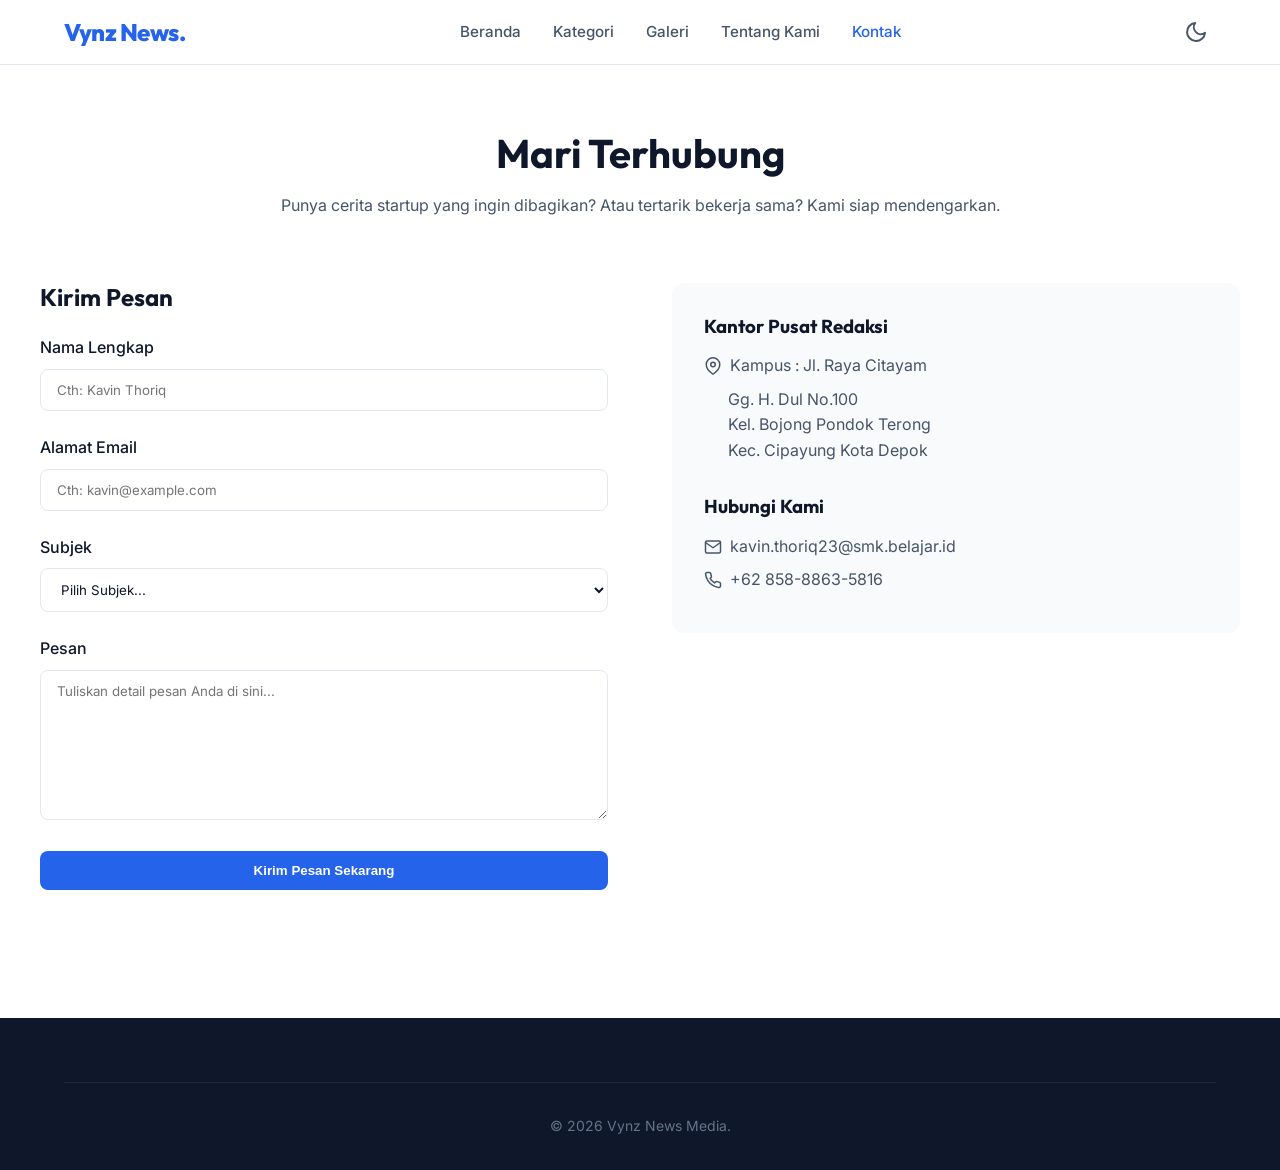
<file: kontak.html>
<!DOCTYPE html>
<html lang="id">

<head>
    <meta charset="UTF-8">
    <meta name="viewport" content="width=device-width, initial-scale=1.0">
    <meta name="description"
        content="Hubungi tim redaksi Vynz News untuk kerja sama, liputan, atau kirimkan opini Anda.">
    <title>Kontak Kami | Vynz News</title>
    <link href="https://fonts.googleapis.com/css2?family=Inter:wght@400;500;600&family=Outfit:wght@700;800&display=swap"
        rel="stylesheet">
    <link rel="stylesheet" href="style.css">
</head>

<body>
    <nav class="navbar">
        <div class="container"><a href="index.html" class="nav-brand">Vynz News.</a>
            <div class="nav-links"><a href="index.html">Beranda</a><a href="kategori.html">Kategori</a><a
                    href="galeri.html">Galeri</a><a href="tentang.html">Tentang Kami</a><a href="kontak.html"
                    class="active">Kontak</a></div>
            <div class="nav-controls"><button id="theme-toggle" class="theme-toggle"
                    aria-label="Toggle Dark Mode"></button><button class="mobile-menu-btn" aria-label="Menu"><svg
                        xmlns="http://www.w3.org/2000/svg" width="24" height="24" viewBox="0 0 24 24" fill="none"
                        stroke="currentColor" stroke-width="2" stroke-linecap="round" stroke-linejoin="round">
                        <line x1="3" y1="12" x2="21" y2="12"></line>
                        <line x1="3" y1="6" x2="21" y2="6"></line>
                        <line x1="3" y1="18" x2="21" y2="18"></line>
                    </svg></button></div>
        </div>
    </nav>
    <main class="container section">
        <header style="text-align:center; margin-bottom: 4rem;">
            <h1 style="font-size: 2.5rem; margin-bottom:1rem;">Mari Terhubung</h1>
            <p style="color: var(--text-secondary);">Punya cerita startup yang ingin dibagikan? Atau tertarik bekerja
                sama? Kami siap mendengarkan.</p>
        </header>

        <div class="contact-grid">
            <!-- Contact Form -->
            <div>
                <h2 style="margin-bottom: 1.5rem;">Kirim Pesan</h2>
                <form action="#" method="POST"
                    onsubmit="event.preventDefault(); alert('Pesan Anda berhasil dikirim! Tim kami akan segera merespon.');">
                    <div class="form-group">
                        <label for="name" class="form-label">Nama Lengkap</label>
                        <input type="text" id="name" class="form-control" required placeholder="Cth: Kavin Thoriq">
                    </div>
                    <div class="form-group">
                        <label for="email" class="form-label">Alamat Email</label>
                        <input type="email" id="email" class="form-control" required
                            placeholder="Cth: kavin@example.com">
                    </div>
                    <div class="form-group">
                        <label for="subject" class="form-label">Subjek</label>
                        <select id="subject" class="form-control" required>
                            <option value="">Pilih Subjek...</option>
                            <option value="redaksi">Kirim Opini / Tips Berita</option>
                            <option value="bisnis">Kerja Sama / Media Partner</option>
                            <option value="umum">Pertanyaan Umum</option>
                        </select>
                    </div>
                    <div class="form-group">
                        <label for="message" class="form-label">Pesan</label>
                        <textarea id="message" class="form-control" required
                            placeholder="Tuliskan detail pesan Anda di sini..."></textarea>
                    </div>
                    <button type="submit" class="btn btn-primary" style="width: 100%;">Kirim Pesan Sekarang</button>
                </form>
            </div>

            <!-- Contact Info -->
            <div>
                <div class="contact-info-card">
                    <h3>Kantor Pusat Redaksi</h3>
                    <p><svg xmlns="http://www.w3.org/2000/svg" width="18" height="18" viewBox="0 0 24 24" fill="none"
                            stroke="currentColor" stroke-width="2" stroke-linecap="round" stroke-linejoin="round">
                            <path d="M21 10c0 7-9 13-9 13s-9-6-9-13a9 9 0 0 1 18 0z"></path>
                            <circle cx="12" cy="10" r="3"></circle>
                        </svg> Kampus : Jl. Raya Citayam</p>
                    <p style="margin-left: 1.5rem; margin-bottom: 1rem;">Gg. H. Dul No.100<br>Kel. Bojong Pondok
                        Terong<br>Kec. Cipayung Kota Depok</p>

                    <h3 style="margin-top: 2rem;">Hubungi Kami</h3>
                    <p><svg xmlns="http://www.w3.org/2000/svg" width="18" height="18" viewBox="0 0 24 24" fill="none"
                            stroke="currentColor" stroke-width="2" stroke-linecap="round" stroke-linejoin="round">
                            <path d="M4 4h16c1.1 0 2 .9 2 2v12c0 1.1-.9 2-2 2H4c-1.1 0-2-.9-2-2V6c0-1.1.9-2 2-2z">
                            </path>
                            <polyline points="22,6 12,13 2,6"></polyline>
                        </svg> kavin.thoriq23@smk.belajar.id</p>
                    <p><svg xmlns="http://www.w3.org/2000/svg" width="18" height="18" viewBox="0 0 24 24" fill="none"
                            stroke="currentColor" stroke-width="2" stroke-linecap="round" stroke-linejoin="round">
                            <path
                                d="M22 16.92v3a2 2 0 0 1-2.18 2 19.79 19.79 0 0 1-8.63-3.07 19.5 19.5 0 0 1-6-6 19.79 19.79 0 0 1-3.07-8.67A2 2 0 0 1 4.11 2h3a2 2 0 0 1 2 1.72 12.84 12.84 0 0 0 .7 2.81 2 2 0 0 1-.45 2.11L8.09 9.91a16 16 0 0 0 6 6l1.27-1.27a2 2 0 0 1 2.11-.45 12.84 12.84 0 0 0 2.81.7A2 2 0 0 1 22 16.92z">
                            </path>
                        </svg> +62 858-8863-5816</p>
                </div>
            </div>
        </div>
    </main>
    <footer class="footer">
        <div class="container">
            <div class="footer-bottom" style="margin-top:0; padding-top:2rem;">&copy; 2026 Vynz News Media.</div>
        </div>
    </footer>
    <script src="script.js"></script>
</body>

</html>
</file>
<file: style.css>
/* ==========================================================================
   Base & Design System
   ========================================================================== */
:root {
  /* Colors - Light Theme */
  --bg-primary: #ffffff;
  --bg-secondary: #f8fafc;
  --bg-tertiary: #f1f5f9;

  --text-primary: #0f172a;
  --text-secondary: #475569;
  --text-tertiary: #64748b;

  --accent-color: #2563eb;
  --accent-hover: #1d4ed8;

  --border-color: #e2e8f0;

  /* Shared Variables */
  --font-primary: 'Inter', system-ui, -apple-system, sans-serif;
  --font-heading: 'Outfit', 'Inter', system-ui, sans-serif;

  --shadow-sm: 0 1px 2px 0 rgb(0 0 0 / 0.05);
  --shadow-md: 0 4px 6px -1px rgb(0 0 0 / 0.1), 0 2px 4px -2px rgb(0 0 0 / 0.1);
  --shadow-lg: 0 10px 15px -3px rgb(0 0 0 / 0.1), 0 4px 6px -4px rgb(0 0 0 / 0.1);

  --radius-sm: 0.375rem;
  --radius-md: 0.5rem;
  --radius-lg: 0.75rem;

  --transition: all 0.3s ease;
}

[data-theme="dark"] {
  /* Colors - Dark Theme */
  --bg-primary: #0f172a;
  --bg-secondary: #1e293b;
  --bg-tertiary: #334155;

  --text-primary: #f8fafc;
  --text-secondary: #cbd5e1;
  --text-tertiary: #94a3b8;

  --accent-color: #3b82f6;
  --accent-hover: #60a5fa;

  --border-color: #334155;

  --shadow-md: 0 4px 6px -1px rgb(0 0 0 / 0.3), 0 2px 4px -2px rgb(0 0 0 / 0.3);
}

/* Reset */
*,
*::before,
*::after {
  box-sizing: border-box;
  margin: 0;
  padding: 0;
}

body {
  font-family: var(--font-primary);
  background-color: var(--bg-primary);
  color: var(--text-primary);
  line-height: 1.6;
  -webkit-font-smoothing: antialiased;
  transition: background-color 0.3s, color 0.3s;
}

h1,
h2,
h3,
h4,
h5,
h6 {
  font-family: var(--font-heading);
  color: var(--text-primary);
  line-height: 1.2;
  font-weight: 700;
}

a {
  color: inherit;
  text-decoration: none;
  transition: var(--transition);
}

img {
  max-width: 100%;
  height: auto;
  display: block;
}

ul {
  list-style: none;
}

/* ==========================================================================
   Layout & Container
   ========================================================================== */
.container {
  width: 100%;
  max-width: 1200px;
  margin: 0 auto;
  padding: 0 1.5rem;
}

/* ==========================================================================
   Navigation
   ========================================================================== */
.navbar {
  position: sticky;
  top: 0;
  background-color: var(--bg-primary);
  border-bottom: 1px solid var(--border-color);
  z-index: 1000;
  transition: background-color 0.3s, border-color 0.3s;
}

.navbar .container {
  display: flex;
  justify-content: space-between;
  align-items: center;
  height: 4rem;
}

.nav-brand {
  font-size: 1.5rem;
  font-weight: 800;
  color: var(--accent-color);
  font-family: var(--font-heading);
  letter-spacing: -0.5px;
}

.nav-links {
  display: flex;
  gap: 2rem;
  align-items: center;
}

.nav-links a {
  font-weight: 500;
  color: var(--text-secondary);
  font-size: 0.95rem;
}

.nav-links a:hover,
.nav-links a.active {
  color: var(--accent-color);
}

.nav-controls {
  display: flex;
  align-items: center;
  gap: 1rem;
}

.theme-toggle {
  background: none;
  border: none;
  color: var(--text-secondary);
  cursor: pointer;
  font-size: 1.25rem;
  padding: 0.5rem;
  border-radius: 50%;
  display: flex;
  align-items: center;
  justify-content: center;
  transition: var(--transition);
}

.theme-toggle:hover {
  background-color: var(--bg-secondary);
  color: var(--accent-color);
}

.mobile-menu-btn {
  display: none;
  background: none;
  border: none;
  color: var(--text-primary);
  font-size: 1.5rem;
  cursor: pointer;
}

/* ==========================================================================
   Components
   ========================================================================== */
/* Buttons */
.btn {
  display: inline-block;
  padding: 0.75rem 1.5rem;
  border-radius: var(--radius-md);
  font-weight: 600;
  text-align: center;
  cursor: pointer;
  border: none;
  transition: var(--transition);
}

.btn-primary {
  background-color: var(--accent-color);
  color: #fff;
}

.btn-primary:hover {
  background-color: var(--accent-hover);
  transform: translateY(-2px);
  box-shadow: var(--shadow-md);
}

/* Cards */
.news-card {
  background-color: var(--bg-primary);
  border-radius: var(--radius-lg);
  overflow: hidden;
  border: 1px solid var(--border-color);
  transition: var(--transition);
  display: flex;
  flex-direction: column;
}

.news-card:hover {
  transform: translateY(-4px);
  box-shadow: var(--shadow-lg);
  border-color: var(--accent-color);
}

.news-card-img {
  width: 100%;
  aspect-ratio: 16/9;
  object-fit: cover;
}

.news-card-content {
  padding: 1.5rem;
  flex: 1;
  display: flex;
  flex-direction: column;
}

/* Horizontal Card Variant */
.news-card.horizontal {
  flex-direction: row;
  align-items: stretch;
}

.news-card.horizontal .news-card-img {
  width: 40%;
  aspect-ratio: auto;
  min-height: 200px;
}

.news-card.horizontal .news-card-content {
  width: 60%;
  justify-content: center;
}

@media (max-width: 768px) {
  .news-card.horizontal {
    flex-direction: column;
  }
  .news-card.horizontal .news-card-img,
  .news-card.horizontal .news-card-content {
    width: 100%;
  }
  .news-card.horizontal .news-card-img {
    aspect-ratio: 16/9;
    min-height: auto;
  }
}

.news-meta {
  display: flex;
  align-items: center;
  gap: 1rem;
  font-size: 0.875rem;
  color: var(--text-tertiary);
  margin-bottom: 0.75rem;
}

.news-category {
  background-color: var(--bg-tertiary);
  color: var(--accent-color);
  padding: 0.25rem 0.75rem;
  border-radius: 999px;
  font-weight: 600;
  font-size: 0.75rem;
  text-transform: uppercase;
  letter-spacing: 0.5px;
}

.news-card-title {
  font-size: 1.25rem;
  margin-bottom: 0.75rem;
}

.news-card-title a {
  color: var(--text-primary);
}

.news-card-title a:hover {
  color: var(--accent-color);
}

.news-card-excerpt {
  color: var(--text-secondary);
  font-size: 0.95rem;
  margin-bottom: 1.5rem;
  flex: 1;
}

.news-author {
  display: flex;
  align-items: center;
  gap: 0.75rem;
  margin-top: auto;
}

.author-img {
  width: 2rem;
  height: 2rem;
  border-radius: 50%;
  background-color: var(--bg-tertiary);
}

.author-name {
  font-size: 0.875rem;
  font-weight: 600;
  color: var(--text-primary);
}

/* Sections */
.section {
  padding: 4rem 0;
}

.section-title {
  font-size: 2rem;
  margin-bottom: 2rem;
  position: relative;
  display: inline-block;
}

.section-title::after {
  content: '';
  position: absolute;
  bottom: -0.5rem;
  left: 0;
  width: 3rem;
  height: 4px;
  background-color: var(--accent-color);
  border-radius: 2px;
}

/* ==========================================================================
   Home Page Specifics
   ========================================================================== */
/* Hero Section */
.hero {
  padding: 3rem 0;
  background-color: var(--bg-secondary);
}

.hero-grid {
  display: grid;
  grid-template-columns: 2fr 1fr;
  gap: 1.5rem;
}

.hero-main {
  position: relative;
  border-radius: var(--radius-lg);
  overflow: hidden;
  height: 100%;
  min-height: 400px;
}

.hero-main img {
  width: 100%;
  height: 100%;
  object-fit: cover;
  position: absolute;
  inset: 0;
}

.hero-overlay {
  position: absolute;
  inset: 0;
  background: linear-gradient(to top, rgba(0, 0, 0, 0.8) 0%, rgba(0, 0, 0, 0) 100%);
  display: flex;
  flex-direction: column;
  justify-content: flex-end;
  padding: 2.5rem;
}

.hero-content {
  position: relative;
  z-index: 10;
  color: #fff;
}

.hero-content .news-category {
  background-color: var(--accent-color);
  color: #fff;
}

.hero-content h2 {
  font-size: 2.5rem;
  margin-bottom: 1rem;
  color: #fff;
}

.hero-content p {
  font-size: 1.1rem;
  opacity: 0.9;
  margin-bottom: 1rem;
}

.hero-side {
  display: flex;
  flex-direction: column;
  gap: 1.5rem;
}

.hero-side-item {
  position: relative;
  border-radius: var(--radius-lg);
  overflow: hidden;
  flex: 1;
}

.hero-side-item img {
  width: 100%;
  height: 100%;
  object-fit: cover;
  position: absolute;
  inset: 0;
}

.hero-side-item .hero-overlay {
  padding: 1.5rem;
}

.hero-side-item .hero-content h3 {
  font-size: 1.25rem;
  color: #fff;
}

/* Grid Layouts */
.news-grid-3 {
  display: grid;
  grid-template-columns: repeat(3, 1fr);
  gap: 2rem;
}

.news-grid-4 {
  display: grid;
  grid-template-columns: repeat(4, 1fr);
  gap: 1.5rem;
}

/* Newsletter */
.newsletter {
  background-color: var(--accent-color);
  color: #fff;
  padding: 4rem 0;
  text-align: center;
}

.newsletter h2 {
  color: #fff;
  margin-bottom: 1rem;
}

.newsletter p {
  opacity: 0.9;
  margin-bottom: 2rem;
}

.newsletter-form {
  display: flex;
  max-width: 500px;
  margin: 0 auto;
  gap: 0.5rem;
}

.newsletter-form input {
  flex: 1;
  padding: 0.75rem 1rem;
  border-radius: var(--radius-md);
  border: none;
  outline: none;
  font-family: var(--font-primary);
}

.newsletter-form button {
  background-color: #0f172a;
}

.newsletter-form button:hover {
  background-color: #1e293b;
}

/* ==========================================================================
   Article Detail Page
   ========================================================================== */
.article-header {
  text-align: center;
  max-width: 800px;
  margin: 0 auto 3rem;
  padding-top: 3rem;
}

.article-header h1 {
  font-size: 2.75rem;
  margin: 1rem 0;
}

.article-meta {
  display: flex;
  justify-content: center;
  align-items: center;
  gap: 2rem;
  color: var(--text-secondary);
  font-size: 0.95rem;
}

.article-hero-img {
  width: 100%;
  border-radius: var(--radius-lg);
  margin-bottom: 3rem;
  max-height: 600px;
  object-fit: cover;
}

.article-content {
  max-width: 800px;
  margin: 0 auto;
  font-size: 1.125rem;
  color: var(--text-secondary);
  line-height: 1.8;
}

.article-content p {
  margin-bottom: 1.5rem;
}

.article-content h2,
.article-content h3 {
  color: var(--text-primary);
  margin: 2.5rem 0 1rem;
}

.article-content ul,
.article-content ol {
  margin-bottom: 1.5rem;
  padding-left: 1.5rem;
}

.article-content li {
  margin-bottom: 0.5rem;
}

.article-content blockquote {
  border-left: 4px solid var(--accent-color);
  padding-left: 1.5rem;
  font-style: italic;
  font-size: 1.25rem;
  color: var(--text-primary);
  margin: 2rem 0;
  background-color: var(--bg-tertiary);
  padding: 1.5rem;
  border-radius: 0 var(--radius-md) var(--radius-md) 0;
}

.share-section {
  display: flex;
  align-items: center;
  gap: 1rem;
  margin: 3rem 0;
  padding-top: 2rem;
  border-top: 1px solid var(--border-color);
}

.share-btn {
  display: flex;
  align-items: center;
  justify-content: center;
  width: 2.5rem;
  height: 2.5rem;
  border-radius: 50%;
  background-color: var(--bg-tertiary);
  color: var(--text-primary);
  transition: var(--transition);
}

.share-btn:hover {
  background-color: var(--accent-color);
  color: #fff;
}

/* ==========================================================================
   Category Tabs
   ========================================================================== */
.category-tabs {
  display: flex;
  flex-wrap: wrap;
  gap: 1rem;
  margin-bottom: 3rem;
  justify-content: center;
}

.tab-btn {
  padding: 0.75rem 1.5rem;
  border-radius: 999px;
  border: 1px solid var(--border-color);
  background-color: var(--bg-primary);
  color: var(--text-secondary);
  font-weight: 600;
  cursor: pointer;
  transition: var(--transition);
  font-family: var(--font-primary);
}

.tab-btn:hover {
  border-color: var(--accent-color);
  color: var(--accent-color);
}

.tab-btn.active {
  background-color: var(--accent-color);
  border-color: var(--accent-color);
  color: #fff;
}

.tab-content {
  display: none;
  animation: fadeIn 0.5s ease;
}

.tab-content.active {
  display: block;
}

@keyframes fadeIn {
  from { opacity: 0; transform: translateY(10px); }
  to { opacity: 1; transform: translateY(0); }
}

/* ==========================================================================
   Gallery Page
   ========================================================================== */
.gallery-grid {
  display: grid;
  grid-template-columns: repeat(auto-fill, minmax(300px, 1fr));
  gap: 1.5rem;
}

.gallery-item {
  border-radius: var(--radius-lg);
  overflow: hidden;
  position: relative;
  aspect-ratio: 4/3;
  cursor: pointer;
}

.gallery-item img {
  width: 100%;
  height: 100%;
  object-fit: cover;
  transition: transform 0.5s ease;
}

.gallery-item:hover img {
  transform: scale(1.05);
}

.gallery-caption {
  position: absolute;
  bottom: 0;
  left: 0;
  right: 0;
  padding: 1.5rem;
  background: linear-gradient(to top, rgba(0, 0, 0, 0.8), transparent);
  color: #fff;
  opacity: 0;
  transition: var(--transition);
}

.gallery-item:hover .gallery-caption {
  opacity: 1;
}

/* ==========================================================================
   Contact & About Page
   ========================================================================== */
.contact-grid,
.about-grid {
  display: grid;
  grid-template-columns: 1fr 1fr;
  gap: 4rem;
  align-items: start;
}

.contact-info-card {
  background-color: var(--bg-secondary);
  padding: 2rem;
  border-radius: var(--radius-lg);
  margin-bottom: 2rem;
}

.contact-info-card h3 {
  margin-bottom: 1rem;
}

.contact-info-card p {
  color: var(--text-secondary);
  margin-bottom: 0.5rem;
  display: flex;
  align-items: center;
  gap: 0.5rem;
}

.form-group {
  margin-bottom: 1.5rem;
}

.form-label {
  display: block;
  margin-bottom: 0.5rem;
  font-weight: 500;
}

.form-control {
  width: 100%;
  padding: 0.75rem 1rem;
  border-radius: var(--radius-md);
  border: 1px solid var(--border-color);
  background-color: var(--bg-primary);
  color: var(--text-primary);
  font-family: var(--font-primary);
  transition: var(--transition);
}

.form-control:focus {
  outline: none;
  border-color: var(--accent-color);
  box-shadow: 0 0 0 3px rgba(37, 99, 235, 0.1);
}

textarea.form-control {
  min-height: 150px;
  resize: vertical;
}

/* ==========================================================================
   Footer
   ========================================================================== */
.footer {
  background-color: #0f172a;
  color: #f8fafc;
  padding: 4rem 0 2rem;
  margin-top: 4rem;
}

.footer-grid {
  display: grid;
  grid-template-columns: 2fr 1fr 1fr 1fr;
  gap: 3rem;
  margin-bottom: 3rem;
}

.footer-brand {
  font-size: 1.5rem;
  font-family: var(--font-heading);
  color: #fff;
  margin-bottom: 1rem;
  display: inline-block;
}

.footer-desc {
  color: #94a3b8;
  margin-bottom: 1.5rem;
}

.footer-social {
  display: flex;
  gap: 1rem;
}

.footer-social a {
  color: #94a3b8;
  font-size: 1.25rem;
}

.footer-social a:hover {
  color: #fff;
}

.footer h4 {
  font-family: var(--font-heading);
  color: #fff;
  margin-bottom: 1.5rem;
  font-size: 1.1rem;
}

.footer-links {
  display: flex;
  flex-direction: column;
  gap: 0.75rem;
}

.footer-links a {
  color: #94a3b8;
}

.footer-links a:hover {
  color: var(--accent-color);
  padding-left: 0.25rem;
}

.footer-bottom {
  text-align: center;
  padding-top: 2rem;
  border-top: 1px solid #1e293b;
  color: #64748b;
  font-size: 0.875rem;
}

/* ==========================================================================
   Responsive
   ========================================================================== */
@media (max-width: 1024px) {
  .news-grid-4 {
    grid-template-columns: repeat(2, 1fr);
  }
}

@media (max-width: 768px) {
  .hero-grid {
    grid-template-columns: 1fr;
  }

  .hero-main {
    min-height: 300px;
  }

  .hero-side {
    flex-direction: row;
  }

  .news-grid-3 {
    grid-template-columns: repeat(2, 1fr);
  }

  .contact-grid,
  .about-grid {
    grid-template-columns: 1fr;
    gap: 2rem;
  }

  .footer-grid {
    grid-template-columns: 1fr 1fr;
  }

  .nav-links {
    display: none;
    position: absolute;
    top: 100%;
    left: 0;
    right: 0;
    background-color: var(--bg-primary);
    flex-direction: column;
    padding: 1.5rem;
    border-bottom: 1px solid var(--border-color);
    box-shadow: var(--shadow-md);
  }

  .nav-links.active {
    display: flex;
  }

  .mobile-menu-btn {
    display: block;
  }
}

@media (max-width: 640px) {

  .news-grid-3,
  .news-grid-4 {
    grid-template-columns: 1fr;
  }

  .hero-side {
    flex-direction: column;
  }

  .footer-grid {
    grid-template-columns: 1fr;
  }

  .article-header h1 {
    font-size: 2rem;
  }

  .article-meta {
    flex-direction: column;
    gap: 0.5rem;
  }

  .newsletter-form {
    flex-direction: column;
  }
}
</file>
